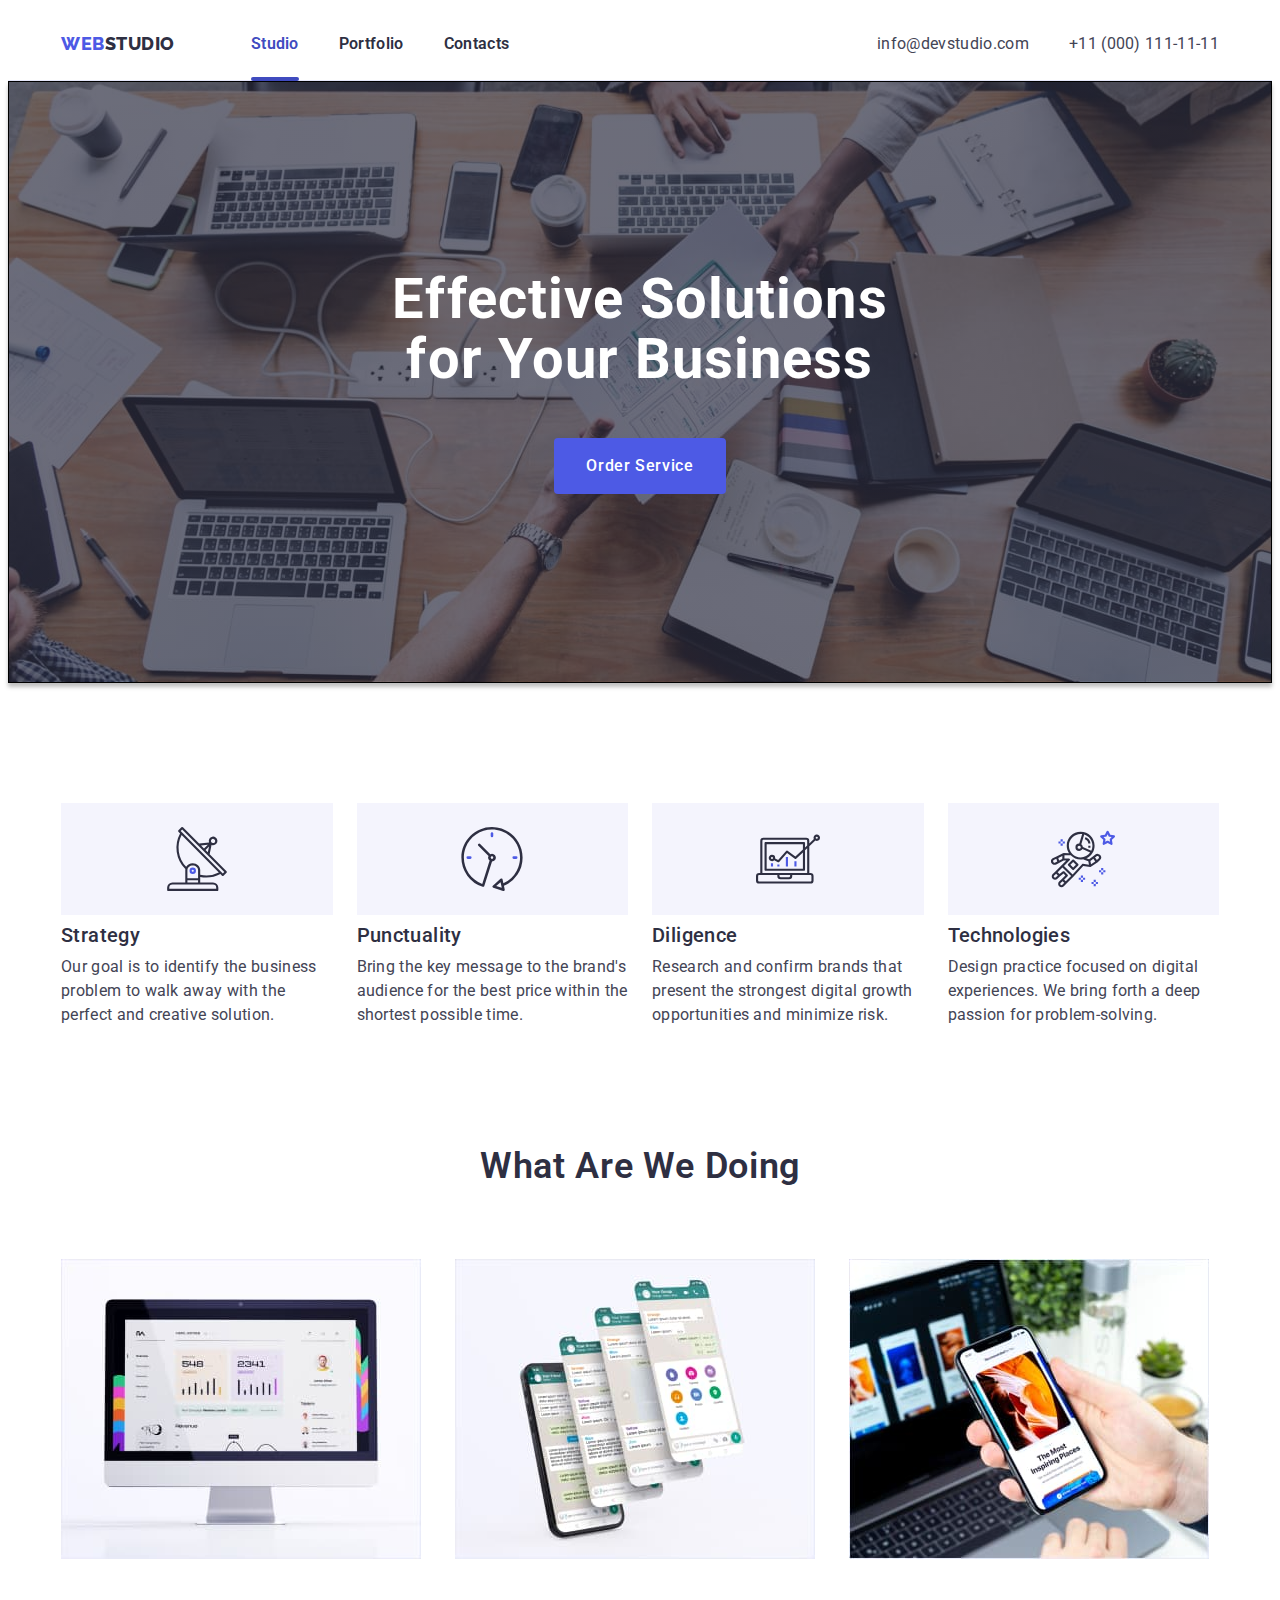
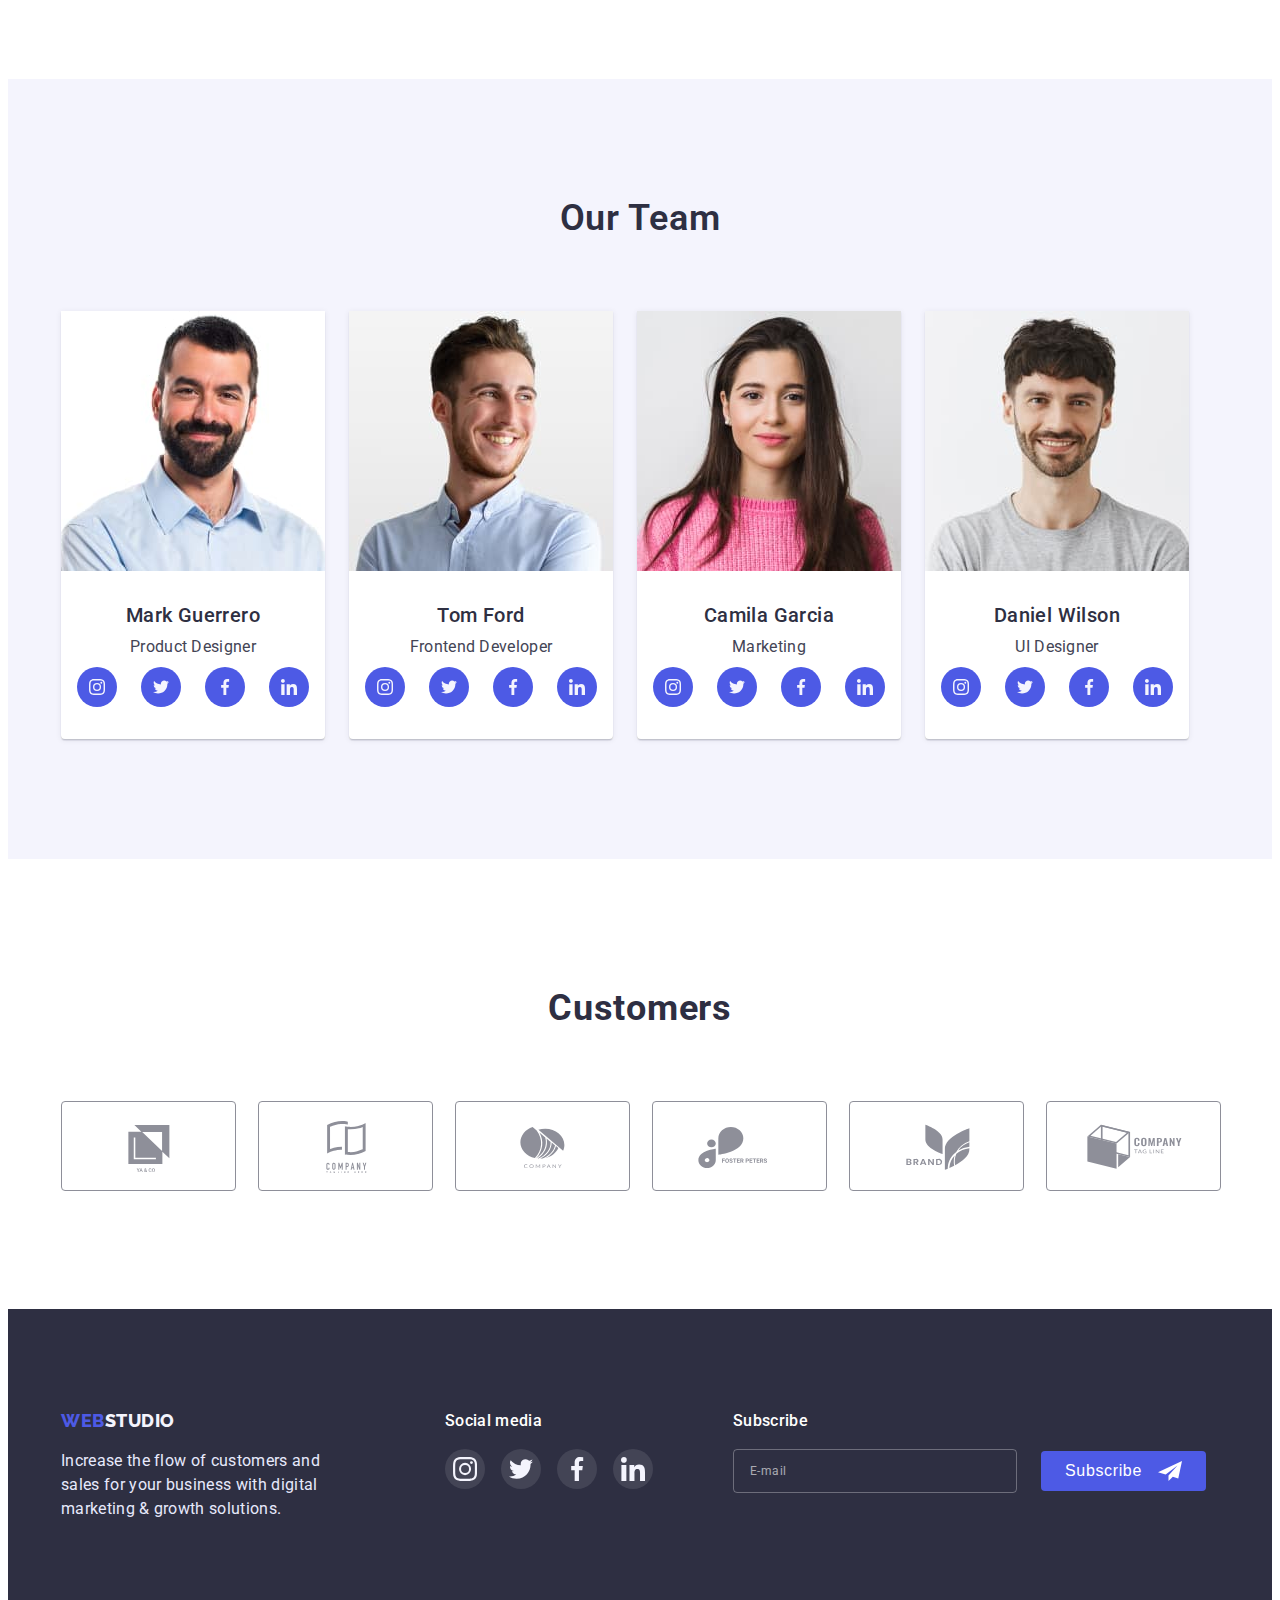
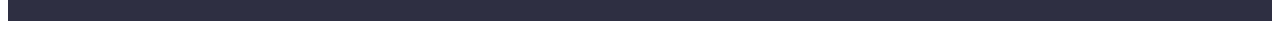
<file: index.html>
<!DOCTYPE html>
<html lang="en">
  <head>
    <meta charset="UTF-8" />
    <meta http-equiv="X-UA-Compatible" content="IE=edge" />
    <meta name="viewport" content="width=device-width, initial-scale=1.0" />
    <title>Webstudio</title>
    <link
      rel="stylesheet"
      href="https://cdnjs.cloudflare.com/ajax/libs/modern-normalize/1.1.0/modern-normalize.min.css"
      integrity="sha512-wpPYUAdjBVSE4KJnH1VR1HeZfpl1ub8YT/NKx4PuQ5NmX2tKuGu6U/JRp5y+Y8XG2tV+wKQpNHVUX03MfMFn9Q=="
      crossorigin="anonymous"
      referrerpolicy="no-referrer"
    />
    <link rel="preconnect" href="https://fonts.googleapis.com" />
    <link rel="preconnect" href="https://fonts.gstatic.com" crossorigin />
    <link
      href="https://fonts.googleapis.com/css2?family=Raleway:wght@800&family=Roboto:wght@400;500;700;900&display=swap"
      rel="stylesheet"
    />
    <link rel="stylesheet" href="./css/styles.css" />
  </head>
  <body>
    <header class="header">
      <div class="header-container container">
        <a class="logo link" href="./index.html"
          ><span class="logo-part">web</span>studio</a
        >
        <nav class="header-navigation">
          <ul class="header-list list">
            <li class="header-item">
              <a class="header-link link current" href="">Studio</a>
            </li>
            <li class="header-item">
              <a class="header-link link" href="./portfolio.html">Portfolio</a>
            </li>
            <li class="header-item">
              <a class="header-link link" href="">Contacts</a>
            </li>
          </ul>
        </nav>
        <ul class="header-contact list">
          <li class="header-contact-item">
            <a
              class="header-contact-link link"
              href="mailto:info@devstudio.com"
            >
              info@devstudio.com</a
            >
          </li>
          <li class="header-contact-item">
            <a class="header-contact-link link" href="tel:+110001111111">
              +11 (000) 111-11-11</a
            >
          </li>
        </ul>
      </div>
    </header>
    <main class="main">
      <!--Section Hero-->
      <section class="hero">
        <div class="hero-wrap container">
          <h1 class="hero-title">Effective Solutions for Your Business</h1>
          <button class="hero-btn" type="button" data-modal-open>
            Order Service
          </button>
        </div>
      </section>
      <!-- Section about -->
      <section class="about section">
        <div class="about-wrap container">
          <ul class="about-list list">
            <li class="about-item icon-antenna">
              <h2 class="about-title">Strategy</h2>
              <p class="about-text">
                Our goal is to identify the business problem to walk away with
                the perfect and creative solution.
              </p>
            </li>
            <li class="about-item icon-clock">
              <h2 class="about-title">Punctuality</h2>
              <p class="about-text">
                Bring the key message to the brand's audience for the best price
                within the shortest possible time.
              </p>
            </li>
            <li class="about-item icon-pc">
              <h2 class="about-title">Diligence</h2>
              <p class="about-text">
                Research and confirm brands that present the strongest digital
                growth opportunities and minimize risk.
              </p>
            </li>
            <li class="about-item icon-astronaut">
              <h2 class="about-title">Technologies</h2>
              <p class="about-text">
                Design practice focused on digital experiences. We bring forth a
                deep passion for problem-solving.
              </p>
            </li>
          </ul>
        </div>
      </section>
      <!-- Section Products -->
      <section class="products section">
        <div class="product-wrap container">
          <h2 class="products-title">What are we doing</h2>
          <ul class="products-list list">
            <li class="products-item">
              <img
                class="products-img"
                src="./images/img1.jpg"
                alt="product on a desctop"
                width="360"
                height="300"
              />
            </li>
            <li class="products-item">
              <img
                class="products-img"
                src="./images/img2.jpg"
                alt="product on a smartphone"
                width="360"
                height="300"
              />
            </li>
            <li class="products-item">
              <img
                class="products-img"
                src="./images/img3.jpg"
                alt="product on a notebook and a smartphone"
                width="360"
                height="300"
              />
            </li>
          </ul>
        </div>
      </section>
      <!-- Section team -->
      <section class="team section">
        <div class="team-wrap container">
          <h2 class="team-title">Our team</h2>
          <ul class="team-list list">
            <li class="team-item">
              <div class="team-item-wrap">
                <img
                  class="team-item-img"
                  src="./images/markguerrero.jpg"
                  alt="photo of Mark Guerrero"
                  width="264"
                  height="260"
                />
                <h3 class="team-item-title">Mark Guerrero</h3>
                <p class="team-item-text">Product Designer</p>
                <ul class="soc-list list">
                  <li class="soc-item">
                    <a href="" class="soc-link link">
                      <svg class="soc-icon" height="16px" width="16px">
                        <use href="./images/icons.svg#icon-instagram"></use>
                      </svg>
                    </a>
                  </li>
                  <li class="soc-item">
                    <a href="" class="soc-link link">
                      <svg class="soc-icon" height="16px" width="16px">
                        <use href="./images/icons.svg#icon-twitter"></use>
                      </svg>
                    </a>
                  </li>
                  <li class="soc-item">
                    <a href="" class="soc-link link">
                      <svg class="soc-icon" height="16px" width="16px">
                        <use href="./images/icons.svg#icon-facebook"></use>
                      </svg>
                    </a>
                  </li>
                  <li class="soc-item">
                    <a href="" class="soc-link link">
                      <svg class="soc-icon" height="16px" width="16px">
                        <use href="./images/icons.svg#icon-linkedin"></use>
                      </svg>
                    </a>
                  </li>
                </ul>
              </div>
            </li>
            <li class="team-item">
              <div class="team-item-wrap">
                <img
                  class="team-item-img"
                  src="./images/tomford.jpg"
                  alt="photo of Tom Ford"
                  width="264"
                  height="260"
                />
                <h3 class="team-item-title">Tom Ford</h3>
                <p class="team-item-text">Frontend Developer</p>
                <ul class="soc-list list">
                  <li class="soc-item">
                    <a href="" class="soc-link link">
                      <svg class="soc-icon" height="16px" width="16px">
                        <use href="./images/icons.svg#icon-instagram"></use>
                      </svg>
                    </a>
                  </li>
                  <li class="soc-item">
                    <a href="" class="soc-link link">
                      <svg class="soc-icon" height="16px" width="16px">
                        <use href="./images/icons.svg#icon-twitter"></use>
                      </svg>
                    </a>
                  </li>
                  <li class="soc-item">
                    <a href="" class="soc-link link">
                      <svg class="soc-icon" height="16px" width="16px">
                        <use href="./images/icons.svg#icon-facebook"></use>
                      </svg>
                    </a>
                  </li>
                  <li class="soc-item">
                    <a href="" class="soc-link link">
                      <svg class="soc-icon" height="16px" width="16px">
                        <use href="./images/icons.svg#icon-linkedin"></use>
                      </svg>
                    </a>
                  </li>
                </ul>
              </div>
            </li>
            <li class="team-item">
              <div class="team-item-wrap">
                <img
                  class="team-item-img"
                  src="./images/camilagarcia.jpg"
                  alt="photo of Camila Garcia"
                  width="264"
                  height="260"
                />
                <h3 class="team-item-title">Camila Garcia</h3>
                <p class="team-item-text">Marketing</p>
                <ul class="soc-list list">
                  <li class="soc-item">
                    <a href="" class="soc-link link">
                      <svg class="soc-icon" height="16px" width="16px">
                        <use href="./images/icons.svg#icon-instagram"></use>
                      </svg>
                    </a>
                  </li>
                  <li class="soc-item">
                    <a href="" class="soc-link link">
                      <svg class="soc-icon" height="16px" width="16px">
                        <use href="./images/icons.svg#icon-twitter"></use>
                      </svg>
                    </a>
                  </li>
                  <li class="soc-item">
                    <a href="" class="soc-link link">
                      <svg class="soc-icon" height="16px" width="16px">
                        <use href="./images/icons.svg#icon-facebook"></use>
                      </svg>
                    </a>
                  </li>
                  <li class="soc-item">
                    <a href="" class="soc-link link">
                      <svg class="soc-icon" height="16px" width="16px">
                        <use href="./images/icons.svg#icon-linkedin"></use>
                      </svg>
                    </a>
                  </li>
                </ul>
              </div>
            </li>
            <li class="team-item">
              <div class="team-item-wrap">
                <img
                  class="team-item-img"
                  src="./images/danielwilson.jpg"
                  alt="photo of Daniel Wilson"
                  width="264"
                  height="260"
                />
                <h3 class="team-item-title">Daniel Wilson</h3>
                <p class="team-item-text">UI Designer</p>
                <ul class="soc-list list">
                  <li class="soc-item">
                    <a href="" class="soc-link link">
                      <svg class="soc-icon" height="16px" width="16px">
                        <use href="./images/icons.svg#icon-instagram"></use>
                      </svg>
                    </a>
                  </li>
                  <li class="soc-item">
                    <a href="" class="soc-link link">
                      <svg class="soc-icon" height="16px" width="16px">
                        <use href="./images/icons.svg#icon-twitter"></use>
                      </svg>
                    </a>
                  </li>
                  <li class="soc-item">
                    <a href="" class="soc-link link">
                      <svg class="soc-icon" height="16px" width="16px">
                        <use href="./images/icons.svg#icon-facebook"></use>
                      </svg>
                    </a>
                  </li>
                  <li class="soc-item">
                    <a href="" class="soc-link link">
                      <svg class="soc-icon" height="16px" width="16px">
                        <use href="./images/icons.svg#icon-linkedin"></use>
                      </svg>
                    </a>
                  </li>
                </ul>
              </div>
            </li>
          </ul>
        </div>
      </section>
      <!-- Section Customers -->
      <section class="customer section">
        <div class="customer-wrap container">
          <h2 class="customer-title">Customers</h2>
          <ul class="customer-list list">
            <li class="customer-item">
              <a href="" class="customer-link">
                <svg class="customer-icon" width="104px" height="56px">
                  <use href="./images/icons.svg#icon-logo6"></use>
                </svg>
              </a>
            </li>
            <li class="customer-item">
              <a href="" class="customer-link">
                <svg class="customer-icon" width="104px" height="56px">
                  <use href="./images/icons.svg#icon-logo1"></use>
                </svg>
              </a>
            </li>
            <li class="customer-item">
              <a href="" class="customer-link">
                <svg class="customer-icon" width="104px" height="56px">
                  <use href="./images/icons.svg#icon-logo2"></use>
                </svg>
              </a>
            </li>
            <li class="customer-item">
              <a href="" class="customer-link">
                <svg class="customer-icon" width="104px" height="56px">
                  <use href="./images/icons.svg#icon-logo3"></use>
                </svg>
              </a>
            </li>
            <li class="customer-item">
              <a href="" class="customer-link">
                <svg class="customer-icon" width="104px" height="56px">
                  <use href="./images/icons.svg#icon-logo4"></use>
                </svg>
              </a>
            </li>
            <li class="customer-item">
              <a href="" class="customer-link">
                <svg class="customer-icon" width="104px" height="56px">
                  <use href="./images/icons.svg#icon-logo5"></use>
                </svg>
              </a>
            </li>
          </ul>
        </div>
      </section>
    </main>
    <footer class="footer">
      <div class="footer-wrap container">
        <div class="footer-logotext-wrap">
          <a class="footer-logo link" href="./index.html"
            ><span class="logo-part">web</span>studio</a
          >
          <p class="footer-text">
            Increase the flow of customers and sales for your business with
            digital marketing & growth solutions.
          </p>
        </div>
        <div class="footer-soc-media">
          <h3 class="footer-soc-title">Social media</h3>
          <ul class="soc-list list">
            <li class="soc-item">
              <a href="" class="soc-link link">
                <svg class="soc-icon" height="24px" width="24px">
                  <use href="./images/icons.svg#icon-instagram"></use>
                </svg>
              </a>
            </li>
            <li class="soc-item">
              <a href="" class="soc-link link">
                <svg class="soc-icon" height="24px" width="24px">
                  <use href="./images/icons.svg#icon-twitter"></use>
                </svg>
              </a>
            </li>
            <li class="soc-item">
              <a href="" class="soc-link link">
                <svg class="soc-icon" height="24px" width="24px">
                  <use href="./images/icons.svg#icon-facebook"></use>
                </svg>
              </a>
            </li>
            <li class="soc-item">
              <a href="" class="soc-link link">
                <svg class="soc-icon" height="24px" width="24px">
                  <use href="./images/icons.svg#icon-linkedin"></use>
                </svg>
              </a>
            </li>
          </ul>
        </div>
        <div class="footer-form-wrap">
          <h3 class="footer-soc-title">Subscribe</h3>
          <form name="sing-up-form" class="footer-form">
            <input
              class="footer-input"
              type="email"
              name="email"
              placeholder="E-mail"
            />

            <button type="submit" class="footer-email-btn">
              Subscribe

              <svg class="footer-subscribe-icon" height="24px" width="24px">
                <use href="./images/icons.svg#icon-fly"></use>
              </svg>
            </button>
          </form>
        </div>
      </div>
    </footer>
    <div class="backdrop is-hidden" data-modal>
      <div class="modal">
        <button type="button" class="modal-close" data-modal-close>
          <svg class="modal-icon-close" height="8px" width="8px">
            <use href="./images/icons.svg#icon-close"></use>
          </svg>
        </button>
        <h3 class="modal-title">
          Leave your contacts and we will call you back
        </h3>
        <form class="modal-form" name="modal">
          <div class="modal-input-wrap">
            <label for="user-name" class="form-label"> Name</label>
            <div class="input-icon-wrap">
              <input
                class="modal-input"
                id="user-name"
                name="user-name"
                type="text"
                autofocus
                required
              />
              <svg class="modal-input-icon" height="18px" width="18px">
                <use href="./images/icons.svg#icon-person"></use>
              </svg>
            </div>
          </div>
          <div class="modal-input-wrap">
            <label for="user-tel" class="form-label"> Phone</label>
            <div class="input-icon-wrap">
              <input
                class="modal-input"
                id="user-tel"
                name="user-tel"
                type="tel"
              />
              <svg class="modal-input-icon" height="13px" width="13px">
                <use href="./images/icons.svg#icon-phone"></use>
              </svg>
            </div>
          </div>
          <div class="modal-input-wrap">
            <label for="user-email" class="form-label"> Email</label>
            <div class="input-icon-wrap">
              <input
                class="modal-input"
                name="user-email"
                id="user-email"
                type="email"
                required
              />

              <svg class="modal-input-icon" height="18px" width="18px">
                <use href="./images/icons.svg#icon-email"></use>
              </svg>
            </div>
          </div>

          <div class="form-textarea-wrap">
            <label class="form-label">
              Comment
              <textarea
                class="form-textarea"
                name="user-comment"
                id="user-comment"
                placeholder="Text input"
              ></textarea>
            </label>
          </div>
          <div class="form-check-wrap">
            <input
              type="checkbox"
              id="privacy"
              name="privacy policy"
              class="form-check visually-hidden"
            />
            <label for="privacy" class="form-check-text">
              I accept the terms and conditions of the
              <a class="form-check-link" href="">Privacy Policy</a>
            </label>
          </div>
          <div class="form-btn-wrap">
            <button type="submit" class="form-send-btn">Send</button>
          </div>
        </form>
      </div>
    </div>
    <script src="./js/modal.js"></script>
  </body>
</html>
</file>
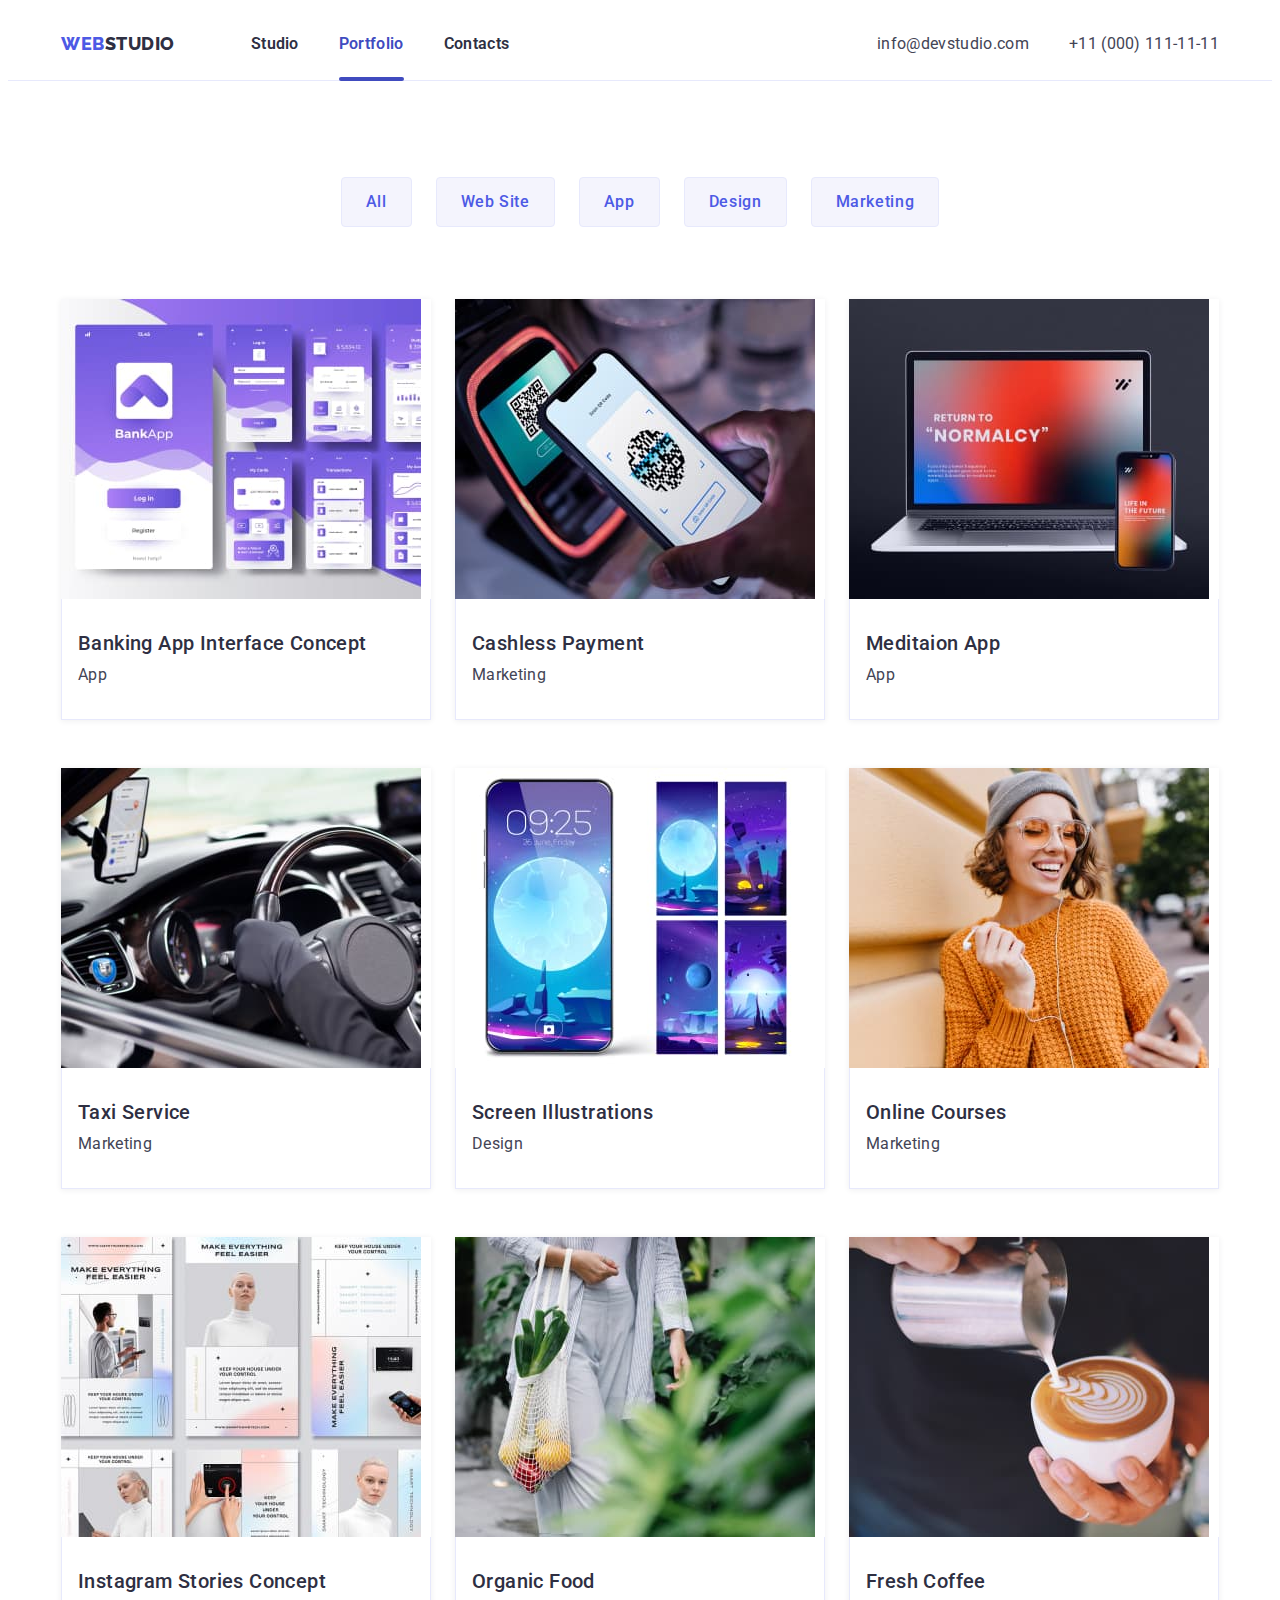
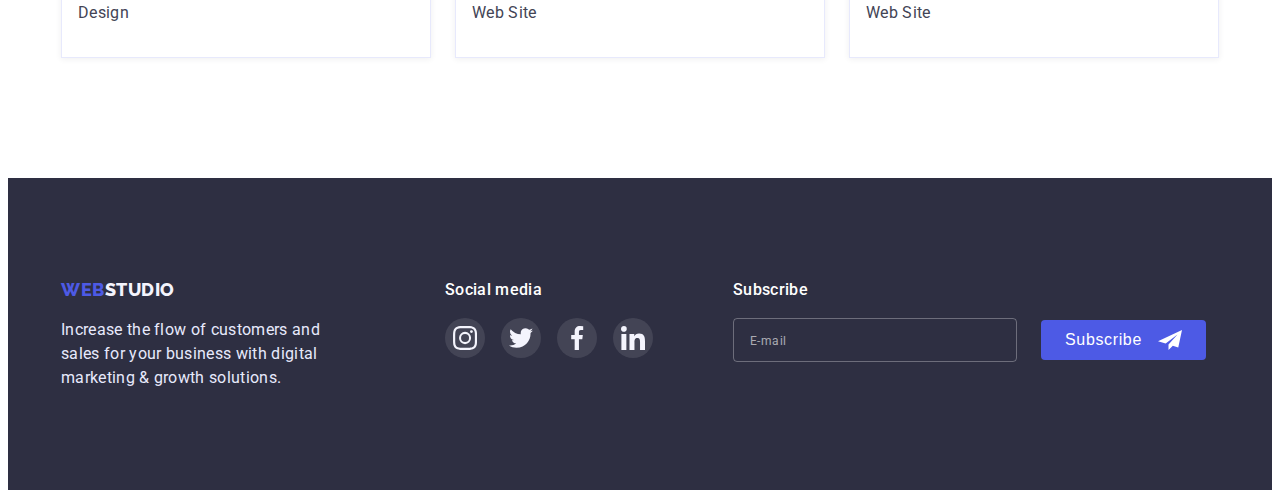
<file: portfolio.html>
<!DOCTYPE html>
<html lang="en">
  <head>
    <meta charset="UTF-8" />
    <meta http-equiv="X-UA-Compatible" content="IE=edge" />
    <meta name="viewport" content="width=device-width, initial-scale=1.0" />
    <title>Webstudio Portfolio</title>
    <link
      rel="stylesheet"
      href="https://cdnjs.cloudflare.com/ajax/libs/modern-normalize/1.1.0/modern-normalize.min.css"
      integrity="sha512-wpPYUAdjBVSE4KJnH1VR1HeZfpl1ub8YT/NKx4PuQ5NmX2tKuGu6U/JRp5y+Y8XG2tV+wKQpNHVUX03MfMFn9Q=="
      crossorigin="anonymous"
      referrerpolicy="no-referrer"
    />
    <link rel="stylesheet" href="./css/styles.css" />
    <link rel="preconnect" href="https://fonts.googleapis.com" />
    <link rel="preconnect" href="https://fonts.gstatic.com" crossorigin />
    <link
      href="https://fonts.googleapis.com/css2?family=Raleway:wght@800&family=Roboto:wght@400;500;700;900&display=swap"
      rel="stylesheet"
    />
  </head>
  <body>
    <header class="header">
      <div class="header-container container">
        <a class="logo link" href="./index.html"
          ><span class="logo-part">web</span>studio</a
        >
        <nav class="header-navigation">
          <ul class="header-list list">
            <li class="header-item">
              <a class="header-link link" href="./index.html">Studio</a>
            </li>
            <li class="header-item">
              <a class="header-link link current" href="">Portfolio</a>
            </li>
            <li class="header-item">
              <a class="header-link link" href="">Contacts</a>
            </li>
          </ul>
        </nav>
        <ul class="header-contact list">
          <li class="header-contact-item">
            <a
              class="header-contact-link link"
              href="mailto:info@devstudio.com"
            >
              info@devstudio.com</a
            >
          </li>
          <li class="header-contact-item">
            <a class="header-contact-link link" href="tel:+110001111111">
              +11 (000) 111-11-11</a
            >
          </li>
        </ul>
      </div>
    </header>
    <main>
      <section class="portfolio">
        <div class="section-wrap container">
          <h1 class="section-title visually-hidden">Portfolio</h1>
          <ul class="filter-list list filter-wrap">
            <li class="filter-item">
              <button class="filter-btn" type="button">All</button>
            </li>
            <li class="filter-item">
              <button class="filter-btn" type="button">Web Site</button>
            </li>
            <li class="filter-item">
              <button class="filter-btn" type="button">App</button>
            </li>
            <li class="filter-item">
              <button class="filter-btn" type="button">Design</button>
            </li>
            <li class="filter-item">
              <button class="filter-btn" type="button">Marketing</button>
            </li>
          </ul>
          <ul class="portfolio-list list">
            <li class="portfolio-item">
              <div class="portfolio-top-wrap">
                <img
                  src="./images/portfolio/BankingProducts.jpg"
                  alt="banking apps"
                  width="360"
                  height="300"
                />
                <p class="porfolio-top-text">
                  Lorem ipsum dolor sit amet consectetur adipisicing elit.
                  Corrupti dolore deserunt cum. Iure similique quos ea. Harum,
                  non quisquam. Pariatur veritatis quasi aperiam! Iure impedit
                  voluptatibus provident distinctio nam sapiente.
                </p>
              </div>
              <div class="item-descr-wrap">
                <h2 class="portfolio-item-title">
                  Banking App Interface Concept
                </h2>
                <p class="portfolio-item-text">App</p>
              </div>
            </li>
            <li class="portfolio-item">
              <div class="portfolio-top-wrap">
                <img
                  src="./images/portfolio/CashlessPayment.jpg"
                  alt="example how to pay with the phone"
                  width="360"
                  height="300"
                />
                <p class="porfolio-top-text">
                  Lorem ipsum dolor sit amet consectetur adipisicing elit.
                  Corrupti dolore deserunt cum. Iure similique quos ea. Harum,
                  non quisquam. Pariatur veritatis quasi aperiam! Iure impedit
                  voluptatibus provident distinctio nam sapiente.
                </p>
              </div>
              <div class="item-descr-wrap">
                <h2 class="portfolio-item-title">Cashless Payment</h2>
                <p class="portfolio-item-text">Marketing</p>
              </div>
            </li>
            <li class="portfolio-item">
              <div class="portfolio-top-wrap">
                <img
                  src="./images/portfolio/MeditaionApp.jpg"
                  alt="example of the Meditaion app"
                  width="360"
                  height="300"
                />
                <p class="porfolio-top-text">
                  Lorem ipsum dolor sit amet consectetur adipisicing elit.
                  Corrupti dolore deserunt cum. Iure similique quos ea. Harum,
                  non quisquam. Pariatur veritatis quasi aperiam! Iure impedit
                  voluptatibus provident distinctio nam sapiente.
                </p>
              </div>
              <div class="item-descr-wrap">
                <h2 class="portfolio-item-title">Meditaion App</h2>
                <p class="portfolio-item-text">App</p>
              </div>
            </li>
            <li class="portfolio-item">
              <div class="portfolio-top-wrap">
                <img
                  src="./images/portfolio/TaxiService.jpg"
                  alt="example how to use the taxi app in the car"
                  width="360"
                  height="300"
                />
                <p class="porfolio-top-text">
                  Lorem ipsum dolor sit amet consectetur adipisicing elit.
                  Corrupti dolore deserunt cum. Iure similique quos ea. Harum,
                  non quisquam. Pariatur veritatis quasi aperiam! Iure impedit
                  voluptatibus provident distinctio nam sapiente.
                </p>
              </div>
              <div class="item-descr-wrap">
                <h2 class="portfolio-item-title">Taxi Service</h2>
                <p class="portfolio-item-text">Marketing</p>
              </div>
            </li>
            <li class="portfolio-item">
              <div class="portfolio-top-wrap">
                <img
                  src="./images/portfolio/ScreenIllustrations.jpg"
                  alt="example of Screen Illustrations"
                  width="360"
                  height="300"
                />
                <p class="porfolio-top-text">
                  Lorem ipsum dolor sit amet consectetur adipisicing elit.
                  Corrupti dolore deserunt cum. Iure similique quos ea. Harum,
                  non quisquam. Pariatur veritatis quasi aperiam! Iure impedit
                  voluptatibus provident distinctio nam sapiente.
                </p>
              </div>
              <div class="item-descr-wrap">
                <h2 class="portfolio-item-title">Screen Illustrations</h2>
                <p class="portfolio-item-text">Design</p>
              </div>
            </li>
            <li class="portfolio-item">
              <div class="portfolio-top-wrap">
                <img
                  src="./images/portfolio/OnlineCourses.jpg"
                  alt="a women is enjoing the online courses"
                  width="360"
                  height="300"
                />
                <p class="porfolio-top-text">
                  Lorem ipsum dolor sit amet consectetur adipisicing elit.
                  Corrupti dolore deserunt cum. Iure similique quos ea. Harum,
                  non quisquam. Pariatur veritatis quasi aperiam! Iure impedit
                  voluptatibus provident distinctio nam sapiente.
                </p>
              </div>
              <div class="item-descr-wrap">
                <h2 class="portfolio-item-title">Online Courses</h2>
                <p class="portfolio-item-text">Marketing</p>
              </div>
            </li>
            <li class="portfolio-item">
              <div class="portfolio-top-wrap">
                <img
                  src="./images/portfolio/InstagramStoriesConcept.jpg"
                  alt="example of Instagram Stories Concepts"
                  width="360"
                  height="300"
                />
                <p class="porfolio-top-text">
                  Lorem ipsum dolor sit amet consectetur adipisicing elit.
                  Corrupti dolore deserunt cum. Iure similique quos ea. Harum,
                  non quisquam. Pariatur veritatis quasi aperiam! Iure impedit
                  voluptatibus provident distinctio nam sapiente.
                </p>
              </div>
              <div class="item-descr-wrap">
                <h2 class="portfolio-item-title">Instagram Stories Concept</h2>
                <p class="portfolio-item-text">Design</p>
              </div>
            </li>
            <li class="portfolio-item">
              <div class="portfolio-top-wrap">
                <img
                  src="./images/portfolio/OrganicFood.jpg"
                  alt="a woman is holding a net bag with vegetables"
                  width="360"
                  height="300"
                />
                <p class="porfolio-top-text">
                  Lorem ipsum dolor sit amet consectetur adipisicing elit.
                  Corrupti dolore deserunt cum. Iure similique quos ea. Harum,
                  non quisquam. Pariatur veritatis quasi aperiam! Iure impedit
                  voluptatibus provident distinctio nam sapiente.
                </p>
              </div>
              <div class="item-descr-wrap">
                <h2 class="portfolio-item-title">Organic Food</h2>
                <p class="portfolio-item-text">Web Site</p>
              </div>
            </li>
            <li class="portfolio-item">
              <div class="portfolio-top-wrap">
                <img
                  src="./images/portfolio/FreshCoffee.jpg"
                  alt="a man is pouring milk into a cup of fresh coffee"
                  width="360"
                  height="300"
                />
                <p class="porfolio-top-text">
                  Lorem ipsum dolor sit amet consectetur adipisicing elit.
                  Corrupti dolore deserunt cum. Iure similique quos ea. Harum,
                  non quisquam. Pariatur veritatis quasi aperiam! Iure impedit
                  voluptatibus provident distinctio nam sapiente.
                </p>
              </div>
              <div class="item-descr-wrap">
                <h2 class="portfolio-item-title">Fresh Coffee</h2>
                <p class="portfolio-item-text">Web Site</p>
              </div>
            </li>
          </ul>
        </div>
      </section>
    </main>
    <footer class="footer">
      <div class="footer-wrap container">
        <div class="footer-logotext-wrap">
          <a class="footer-logo link" href="./index.html"
            ><span class="logo-part">web</span>studio</a
          >
          <p class="footer-text">
            Increase the flow of customers and sales for your business with
            digital marketing & growth solutions.
          </p>
        </div>
        <div class="footer-soc-media">
          <h3 class="footer-soc-title">Social media</h3>
          <ul class="soc-list list">
            <li class="soc-item">
              <a href="" class="soc-link link">
                <svg class="soc-icon" height="24px" width="24px">
                  <use href="./images/icons.svg#icon-instagram"></use>
                </svg>
              </a>
            </li>
            <li class="soc-item">
              <a href="" class="soc-link link">
                <svg class="soc-icon" height="24px" width="24px">
                  <use href="./images/icons.svg#icon-twitter"></use>
                </svg>
              </a>
            </li>
            <li class="soc-item">
              <a href="" class="soc-link link">
                <svg class="soc-icon" height="24px" width="24px">
                  <use href="./images/icons.svg#icon-facebook"></use>
                </svg>
              </a>
            </li>
            <li class="soc-item">
              <a href="" class="soc-link link">
                <svg class="soc-icon" height="24px" width="24px">
                  <use href="./images/icons.svg#icon-linkedin"></use>
                </svg>
              </a>
            </li>
          </ul>
        </div>
        <div class="footer-form-wrap">
          <h3 class="footer-soc-title">Subscribe</h3>
          <form name="sing-up-form" class="footer-form">
            <input
              class="footer-input"
              type="email"
              name="email"
              placeholder="E-mail"
            />

            <button type="submit" class="footer-email-btn">
              Subscribe

              <svg class="footer-subscribe-icon" height="24px" width="24px">
                <use href="./images/icons.svg#icon-fly"></use>
              </svg>
            </button>
          </form>
        </div>
      </div>
    </footer>
  </body>
</html>
</file>
<file: css/styles.css>
:root {
  /* IRIS */
  --Primary-brand-color: #4d5ae5;

  /* OCEAN */
  --Pressed-state-color: #404bbf;

  /* Navy blue */
  --Dark-color: #2e2f42;

  /* GREEN */
  --Success-color: #31d0aa;

  /* SLATE */
  --Text-color: #434455;

  /* LIGHT SLATE */
  --Subtle-Text-color: #8e8f99;

  /* CORNFLOWER */
  --Accent-color: #e7e9fc;

  /* CLOUD */
  --Light-color: #f4f4fd;
}

a {
  text-decoration: none;
  color: inherit;
}

p,
h1,
h2,
h3,
h4,
h5,
h6 {
  margin: 0;
}

button {
  cursor: pointer;
}

ul,
ol {
  list-style: none;
  margin: 0;
  padding: 0;
}

img {
  display: block;
  max-width: 100%;
  height: auto;
}

body {
  font-family: "Roboto", sans-serif;
  color: var(--Text-color);
}

.container {
  width: 1158px;
  margin: 0 auto;
  padding-left: 15px;
  padding-right: 15px;
}

.list {
  list-style: none;
}

.link {
  text-decoration: none;
}

.header-link.current {
  color: var(--Pressed-state-color);
}

.header-link.current::after {
  content: "";
  position: absolute;
  left: 0;
  bottom: -28px;
  width: 100%;
  height: 4px;
  background-color: var(--Pressed-state-color);
  border-radius: 2px;
}

.section {
  padding-bottom: 120px;
}

/* -----------HEADER------------- */
.header {
  background: #ffffff;

  border-bottom: 1px solid var(--Accent-color);
  padding-top: 24px;
  padding-bottom: 24px;
}

.header-container {
  display: flex;
  align-items: center;
}

.logo {
  font-family: "Raleway", sans-serif;
  font-style: normal;
  font-weight: 800;
  font-size: 18px;
  line-height: 1.33;
  align-items: center;
  letter-spacing: 0.03em;
  text-transform: uppercase;
  color: var(--Dark-color);
}
.logo-part {
  font-family: "Raleway", sans-serif;
  font-style: normal;
  font-weight: 800;
  font-size: 18px;
  line-height: 1.33;
  align-items: center;
  letter-spacing: 0.03em;
  text-transform: uppercase;
  color: var(--Primary-brand-color);
}

.logo:focus {
  color: var(--Pressed-state-color);
}

.header-navigation {
  margin-left: 76px;
}

.header-list {
  display: flex;
  gap: 40px;
}

.header-item {
}
.header-link {
  position: relative;
  font-weight: 600;
  font-size: 16px;
  line-height: 1.5;
  letter-spacing: 0.02em;
  color: var(--Dark-color);
  transition-property: color;
  transition-duration: 250ms;
  transition-timing-function: cubic-bezier(0.4, 0, 0.2, 1);
}
.header-link:hover,
.header-link:focus {
  color: var(--Pressed-state-color);
}

.header-contact {
  display: flex;
  gap: 40px;
  margin-left: auto;
}
.header-contact-item {
}
.header-contact-link {
  font-size: 16px;
  line-height: 1.5;
  letter-spacing: 0.02em;
  color: var(--Text-color);
  transition-property: color;
  transition-duration: 250ms;
  transition-timing-function: cubic-bezier(0.4, 0, 0.2, 1);
}
.header-contact-link:hover,
.header-contact-link:focus {
  color: var(--Pressed-state-color);
}

/* -------------------Section HERO----------------- */
.main {
}
.hero {
  background: var(--Dark-color);
  background-image: linear-gradient(
      rgba(46, 47, 66, 0.7),
      rgba(46, 47, 66, 0.7)
    ),
    url(../images/hero-bg.jpg);
  background-repeat: no-repeat;
  background-position: center;
  background-size: 1440px;
  border: 1px solid #000000;
  box-shadow: 0px 4px 4px rgba(0, 0, 0, 0.25);
  padding-top: 188px;
  padding-bottom: 188px;
}

.hero-wrap {
}

.hero-title {
  font-weight: 700;
  font-size: 56px;
  line-height: 1.07;
  text-align: center;
  letter-spacing: 0.02em;
  color: #ffffff;
  max-width: 500px;
  margin: 0 auto;
}
.hero-btn {
  font-family: inherit;
  font-weight: 500;
  font-size: 16px;
  line-height: 1.5;
  align-items: center;
  letter-spacing: 0.04em;
  color: #ffffff;
  cursor: pointer;
  background: var(--Primary-brand-color);
  display: block;
  margin: 48px auto 0 auto;
  padding: 16px 32px;
  border-color: var(--Primary-brand-color);
  border-radius: 4px;
  border: none;
  transition-property: background-color, box-shadow;
  transition-duration: 250ms;
  transition-timing-function: cubic-bezier(0.4, 0, 0.2, 1);
}
.hero-btn:hover,
.hero-btn:focus {
  background: var(--Pressed-state-color);
  box-shadow: 0px 4px 4px rgba(0, 0, 0, 0.15);
}

/* -------------------Section ABOUT----------------- */

.about {
  padding-top: 120px;
}
.about-list {
  display: flex;
  gap: 24px;
}

.about-item {
  flex-basis: calc((100% - 72px) / 4);
}

.about-item::before {
  content: "";
  display: block;
  height: 112px;
  background-color: var(--Light-color);
  background-repeat: no-repeat;
  background-position: center;
  margin-bottom: 8px;
}

.icon-antenna::before {
  background-image: url(../images/antenna.svg);
}
.icon-clock::before {
  background-image: url(../images/clock.svg);
}
.icon-pc::before {
  background-image: url(../images/diagram.svg);
}
.icon-astronaut::before {
  background-image: url(../images/astronaut.svg);
}

.about-title {
  font-weight: 500;
  font-size: 20px;
  line-height: 1.2;
  letter-spacing: 0.02em;
  color: var(--Dark-color);
  margin-bottom: 8px;
}
.about-text {
  font-size: 16px;
  line-height: 1.5;
  letter-spacing: 0.02em;
  color: var(--Text-color);
}

/* -------------------Section PRODUCTS----------------- */

.products {
}
.products-title {
  font-weight: 600;
  font-size: 36px;
  line-height: 1.11;
  text-align: center;
  letter-spacing: 0.02em;
  text-transform: capitalize;
  color: var(--Dark-color);
  margin-bottom: 72px;
}
.products-list {
  display: flex;
  gap: 24px;
}
.products-item {
  flex-basis: calc((100% - 48px) / 3);
}
.products-img {
}

/* -------------------Section TEAM----------------- */

.team {
  background: var(--Light-color);
  padding-top: 120px;
}
.team-title {
  font-weight: 600;
  font-size: 36px;
  line-height: 1.11;
  text-align: center;
  letter-spacing: 0.02em;
  text-transform: capitalize;
  color: var(--Dark-color);
  margin-bottom: 72px;
}
.team-list {
  display: flex;
  gap: 24px;
}
.team-item {
  background: #ffffff;
}

.team-item-wrap {
  box-shadow: 0px 1px 6px rgba(46, 47, 66, 0.08),
    0px 1px 1px rgba(46, 47, 66, 0.16), 0px 2px 1px rgba(46, 47, 66, 0.08);
  border-radius: 0px 0px 4px 4px;
  padding-bottom: 32px;
}

.team-item-img {
}
.team-item-title {
  font-weight: 500;
  font-size: 20px;
  line-height: 1.2;
  text-align: center;
  letter-spacing: 0.02em;
  color: var(--Dark-color);
  margin-top: 32px;
  margin-bottom: 8px;
}
.team-item-text {
  font-size: 16px;
  line-height: 1.5;
  text-align: center;
  letter-spacing: 0.02em;
  color: var(--Text-color);
  margin-bottom: 8px;
}

.soc-list {
  display: flex;
  justify-content: center;
  gap: 24px;
}

.soc-item {
  width: 40px;
  height: 40px;
}
.soc-link {
  width: 100%;
  height: 100%;
  background-color: var(--Primary-brand-color);
  border-radius: 50%;
  display: flex;
  justify-content: center;
  align-items: center;
  transition-property: background-color;
  transition-duration: 250ms;
  transition-timing-function: cubic-bezier(0.4, 0, 0.2, 1);
}
.soc-icon {
  fill: var(--Light-color);
}

.soc-link:hover,
.soc-link:focus {
  background-color: var(--Pressed-state-color);
}
/* ------------------Section CUSTOMER---------------- */
.customer {
  padding-top: 130px;
}
.customer-wrap {
}

.customer-title {
  font-weight: 700;
  font-size: 36px;
  line-height: 1.11;
  text-align: center;
  letter-spacing: 0.02em;
  text-transform: capitalize;
  color: var(--Dark-color);
  margin-bottom: 72px;
}
.customer-list {
  display: flex;
  gap: 24px;
}

.customer-item {
  width: calc((100% - 120px) / 6);
  height: 88px;
}
.customer-link {
  width: 100%;
  height: 100%;
  border: 1px solid var(--Subtle-Text-color);
  border-radius: 4px;
  display: flex;
  justify-items: center;
  align-items: center;
  color: #31d0aa;
  transition-property: border-color;
  transition-duration: 250ms;
  transition-timing-function: cubic-bezier(0.4, 0, 0.2, 1);
}
.customer-icon {
  margin: auto auto;
  fill: var(--Subtle-Text-color);
  transition-property: fill;
  transition-duration: 250ms;
  transition-timing-function: cubic-bezier(0.4, 0, 0.2, 1);
}
.customer-link:hover,
.customer-link:focus {
  border-color: var(--Pressed-state-color);
}

.customer-link:hover .customer-icon,
.customer-link:focus .customer-icon {
  fill: #404bbf;
}

/* -------------------Section FOOTER----------------- */

.footer {
  background: var(--Dark-color);
  padding-top: 100px;
  padding-bottom: 100px;
}

.footer-wrap {
  display: flex;
}

.footer-logotext-wrap {
  width: 264px;
}

.footer-logo {
  font-family: "Raleway", sans-serif;
  font-style: normal;
  font-weight: 800;
  font-size: 18px;
  line-height: calc(21 / 18);
  align-items: center;
  letter-spacing: 0.03em;
  text-transform: uppercase;
  color: var(--Light-color);
}

.footer-soc-media {
  margin-left: 120px;
  width: 208px;
}

.footer-text {
  font-size: 16px;
  line-height: 1.5;
  letter-spacing: 0.02em;
  color: var(--Accent-color);

  margin-top: 16px;
}

.footer-soc-title {
  margin-bottom: 16px;
  font-weight: 500;
  font-size: 16px;
  line-height: 1.5;
  letter-spacing: 0.02em;
  color: #ffffff;
}
.footer .soc-list {
  gap: 16px;
}

.footer .soc-link {
  background-color: rgba(255, 255, 255, 0.1);
  transition-property: background-color;
  transition-duration: 250ms;
  transition-timing-function: cubic-bezier(0.4, 0, 0.2, 1);
}

.footer .soc-link:hover,
.footer .soc-link:focus {
  background-color: var(--Success-color);
}

.footer-form-wrap {
  margin-left: 80px;
}

.footer-form {
  display: flex;
  align-items: center;
  justify-content: center;
}

.footer-input {
  background: transparent;
  width: 264px;
  height: 40px;
  border: 1px solid rgba(255, 255, 255, 0.3);
  border-radius: 4px;
  padding-left: 16px;
  outline: none;
}

.footer-input::placeholder {
  font-family: "Roboto";
  font-style: normal;
  font-weight: 400;
  font-size: 12px;
  line-height: 2;
  letter-spacing: 0.04em;
  color: rgba(255, 255, 255, 0.6);
}

.footer-input:not(:placeholder-shown) {
  color: #ffffff;
}

.footer-email-btn {
  width: 165px;
  height: 40px;
  background: var(--Primary-brand-color);
  border-radius: 4px;
  margin-left: 24px;
  fill: #ffffff;
  color: #ffffff;
  border: none;
  font-weight: 500;
  font-size: 16px;
  line-height: 1.5;
  align-items: center;
  text-align: center;
  letter-spacing: 0.04em;
  display: flex;
  align-items: center;
  justify-content: center;
  transition-property: background-color, box-shadow;
  transition-duration: 250ms;
  transition-timing-function: cubic-bezier(0.4, 0, 0.2, 1);
}

.footer-email-btn:hover,
.footer-email-btn:focus {
  background: var(--Pressed-state-color);
  box-shadow: 0px 4px 4px rgba(0, 0, 0, 0.15);
}

.footer-subscribe-icon {
  margin-left: 16px;
  display: flex;
}

/* ---------PORTFOLIO----------- */

.portfolio {
  padding-top: 96px;
  padding-bottom: 120px;
}

.section-title {
}

.visually-hidden {
  position: absolute;
  white-space: nowrap;
  width: 1px;
  height: 1px;
  overflow: hidden;
  border: 0;
  padding: 0;
  clip: rect(0 0 0 0);
  clip-path: inset(50%);
  margin: -1px;
}

.filter-wrap {
  display: flex;
  align-items: center;
  gap: 24px;
  justify-content: center;
}

.filter-btn {
  font-family: inherit;
  font-weight: 500;
  font-size: 16px;
  line-height: 1.5;
  align-items: center;
  text-align: center;
  letter-spacing: 0.04em;
  color: var(--Primary-brand-color);
  cursor: pointer;
  background: var(--Light-color);
  border: 1px solid #e7e9fc;
  border-radius: 4px;
  padding: 12px 24px;
  transition-property: color, background-color, border-color, box-shadow;
  transition-duration: 250ms;
  transition-timing-function: cubic-bezier(0.4, 0, 0.2, 1);
}

.filter-btn:hover,
.filter-btn:focus {
  color: #ffffff;
  background: var(--Pressed-state-color);
  border-color: var(--Pressed-state-color);
  box-shadow: 0px 3px 1px rgba(0, 0, 0, 0.1), 0px 2px 1px rgba(0, 0, 0, 0.08),
    0px 2px 2px rgba(0, 0, 0, 0.12);
}

.portfolio-list {
  display: flex;
  flex-wrap: wrap;
  column-gap: 24px;
  row-gap: 48px;
  margin-top: 72px;
}
.portfolio-item {
  width: calc((100% - 48px) / 3);
  box-shadow: 0px 1px 6px rgba(46, 47, 66, 0.08);
  transition-property: box-shadow;
  transition-duration: 250ms;
  transition-timing-function: cubic-bezier(0.4, 0, 0.2, 1);
}

.portfolio-item:hover {
  box-shadow: 0px 1px 6px rgba(46, 47, 66, 0.08),
    0px 1px 1px rgba(46, 47, 66, 0.16), 0px 2px 1px rgba(46, 47, 66, 0.08);
}
.portfolio-item:hover .porfolio-top-text {
  transform: translateY(0);
}

.portfolio-top-wrap {
  position: relative;
  overflow: hidden;
}

.porfolio-top-text {
  position: absolute;
  top: 0;

  font-size: 16px;
  line-height: 1.5;
  letter-spacing: 0.02em;

  color: var(--Light-color);
  background: var(--Primary-brand-color);
  padding: 40px 32px 0 32px;
  height: 100%;
  transform: translateY(100%);
  transition-property: transform;
  transition-duration: 250ms;
  transition-timing-function: cubic-bezier(0.4, 0, 0.2, 1);
  overflow: auto;
}

.portfolio-item-title {
  font-weight: 500;
  font-size: 20px;
  line-height: 1.2;
  letter-spacing: 0.02em;
  color: var(--Dark-color);

  margin-bottom: 8px;
}
.portfolio-item-text {
  font-size: 16px;
  line-height: 1.5;
  letter-spacing: 0.02em;
  color: var(--Text-color);
}

.item-descr-wrap {
  border: 1px solid var(--Accent-color);
  border-top: none;
  padding: 32px 16px;
}

/* --------------------Backdrop------------------------ */

.backdrop {
  position: fixed;
  width: 100%;
  height: 100%;
  background-color: rgba(46, 47, 66, 0.4);
  top: 0;
  transition-property: opacity, visibility;
  transition-duration: 250ms;
  transition-timing-function: cubic-bezier(0.4, 0, 0.2, 1);
}

.modal {
  position: absolute;
  top: 50%;
  left: 50%;
  width: 408px;
  min-height: 584px;
  background: #fcfcfc;
  box-shadow: 0px 1px 1px rgba(0, 0, 0, 0.14), 0px 1px 3px rgba(0, 0, 0, 0.12),
    0px 2px 1px rgba(0, 0, 0, 0.2);
  border-radius: 4px;
  transform: translate(-50%, -50%) scaleX(1) scaleY(1);
  transition-duration: 250ms;
  transition-timing-function: cubic-bezier(0.4, 0, 0.2, 1);
  padding-left: 24px;
  padding-top: 72px;
  padding-right: 24px;
}

.backdrop.is-hidden .modal {
  transform: translate(-50%, -50%) scaleX(0) scaleY(1.5);
}
.modal-close {
  position: absolute;
  top: 24px;
  right: 24px;
  height: 24px;
  width: 24px;
  background: #e7e9fc;
  border: 1px solid rgba(0, 0, 0, 0.1);
  border-radius: 50%;
}

.modal-close:active {
  background: var(--Pressed-state-color);
  fill: #ffffff;
}

.is-hidden {
  opacity: 0;
  visibility: hidden;
  pointer-events: none;
}

.modal-title {
  font-weight: 500;
  font-size: 16px;
  line-height: 1.5;
  text-align: center;
  letter-spacing: 0.02em;
  color: var(--Dark-color);
  margin-bottom: 16px;
}

.modal-form {
  display: flex;
  flex-wrap: wrap;
}

.modal-input-wrap {
  width: 100%;
  margin-bottom: 8px;
}

.modal-input {
  width: 100%;
  height: 40px;
  border: 1px solid rgba(33, 33, 33, 0.2);
  border-radius: 4px;
  padding-left: 35px;
  outline: none;
  transition-property: border, fill;
  transition-duration: 250ms;
  transition-timing-function: cubic-bezier(0.4, 0, 0.2, 1);

}

.modal-input:focus {
  border: 1px solid var(--Primary-brand-color);
  fill: var(--Primary-brand-color);
}

.modal-input:focus + .modal-input-icon {
  fill: var(--Primary-brand-color);
}

.form-label {
  font-size: 12px;
  line-height: 1.33;
  letter-spacing: 0.04em;
  color: var(--Subtle-Text-color);
}

.input-icon-wrap {
  position: relative;
}

.modal-input-icon {
  position: absolute;
  left: 16px;
  top: 50%;
  transform: translateY(-50%);
  fill: var(--Dark-color);
}

textarea {
  resize: none;
}

.form-textarea-wrap {
  width: 100%;
  height: 138px;
  margin-bottom: 16px;
}

.form-textarea {
  width: 100%;
  height: 120px;
  border: 1px solid rgba(33, 33, 33, 0.2);
  border-radius: 4px;
  margin-top: 4px;
  padding: 8px 16px;
  outline: none;
  transition-property: border, fill;
  transition-duration: 250ms;
  transition-timing-function: cubic-bezier(0.4, 0, 0.2, 1);

}

.form-textarea::placeholder {
  font-size: 12px;
  line-height: 1.33;
  letter-spacing: 0.04em;
  color: rgba(117, 117, 117, 0.5);
  transition-property: color;
  transition-duration: 250ms;
  transition-timing-function: cubic-bezier(0.4, 0, 0.2, 1);

}

.form-textarea:focus {
  border: 1px solid var(--Primary-brand-color);
  fill: var(--Primary-brand-color);
}

.form-textarea:focus::placeholder {
  color: var(--Primary-brand-color);
}

.form-check-text {
  font-size: 12px;
  line-height: 1.33;
  letter-spacing: 0.04em;
  color: #757575;
  display: flex;
}

.form-check-text::before {
  content: "";
  width: 16px;
  height: 16px;
  border: 1.25px solid var(--Dark-color);
  border-radius: 2px;
  display: block;
  margin-right: 8px;
}

.form-check:checked + .form-check-text::before {
  background-image: url(../images/icon-click.svg);
  background-position: center;
  border: none;
}

.form-check-link {
  color: var(--Primary-brand-color);
  text-decoration: underline;
}

.form-btn-wrap {
  width: 100%;
  display: flex;
  align-items: center;
  justify-content: center;
  margin-top: 24px;
}

.form-send-btn {
  width: 169px;
  height: 56px;
  background-color: var(--Primary-brand-color);
  box-shadow: 0px 4px 4px rgba(0, 0, 0, 0.15);
  border-radius: 4px;
  border: none;
  font-weight: 500;
  font-size: 16px;
  line-height: 1.5;
  letter-spacing: 0.04em;
  color: #ffffff;
  transition-property: background-color, box-shadow;
  transition-duration: 250ms;
  transition-timing-function: cubic-bezier(0.4, 0, 0.2, 1);
}

.form-send-btn:hover,
.form-send-btn:focus {
  background: var(--Pressed-state-color);
  box-shadow: 0px 4px 4px rgba(0, 0, 0, 0.15);
}
</file>
